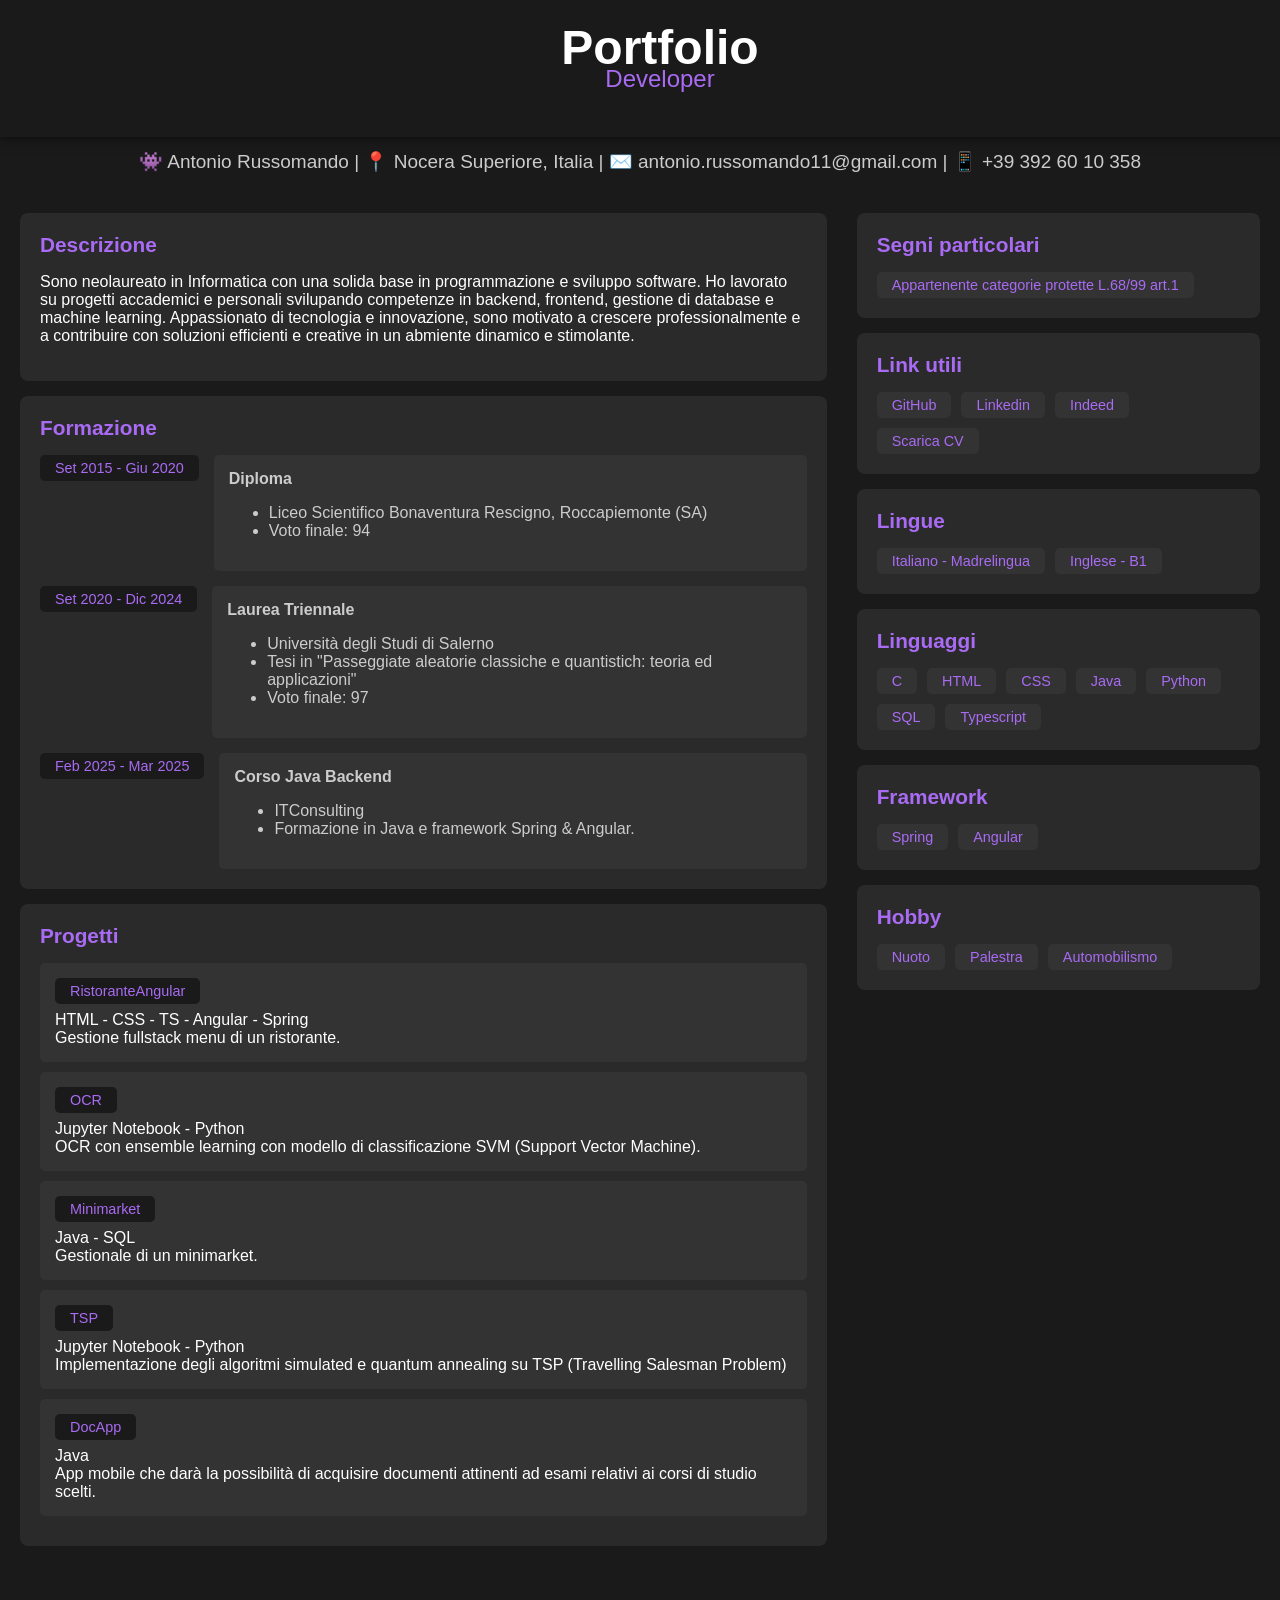
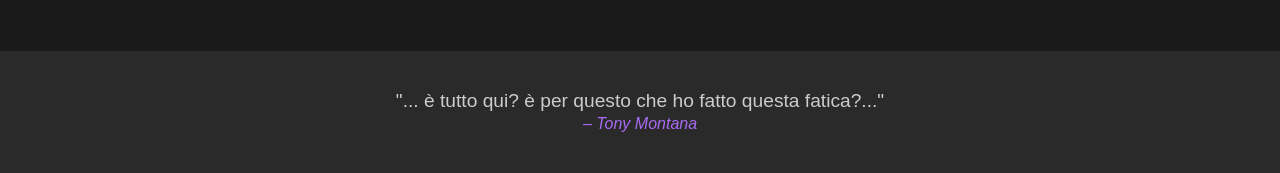
<file: portfolio/index.html>
<!DOCTYPE html>
<html lang="en">
  <head>
    <meta charset="UTF-8" />
    <meta name="viewport" content="width=device-width, initial-scale=1.0" />
    <link rel="stylesheet" href="css/zstyle.css" />
    <title>Portfolio</title>
  </head>
  <body>
    <header>
      <h1>Portfolio</h1>
      <p class="subtitle">Developer</p>
    </header>

    <main>
      <div class="contact-info">
        👾 Antonio Russomando | 📍 Nocera Superiore, Italia | ✉️
        antonio.russomando11@gmail.com | 📱 +39 392 60 10 358
      </div>

      <div class="cv-container">
        <!-- Left Side -->
        <div>
          <div class="section">
            <div class="section-title">Descrizione</div>
            <p>
              Sono neolaureato in Informatica con una solida base in
              programmazione e sviluppo software. Ho lavorato su progetti
              accademici e personali svilupando competenze in backend, frontend,
              gestione di database e machine learning. Appassionato di
              tecnologia e innovazione, sono motivato a crescere
              professionalmente e a contribuire con soluzioni efficienti e
              creative in un abmiente dinamico e stimolante.
            </p>
          </div>

          <div class="section">
            <div class="section-title">Formazione</div>
            <div class="timeline">
              <div class="timeline-item">
                <div class="timeline-date">Set 2015 - Giu 2020</div>
                <div class="timeline-content">
                  <strong>Diploma</strong>
                  <ul>
                    <li>
                      Liceo Scientifico Bonaventura Rescigno, Roccapiemonte (SA)
                    </li>
                    <li>Voto finale: 94</li>
                  </ul>
                </div>
              </div>
              <div class="timeline-item">
                <div class="timeline-date">Set 2020 - Dic 2024</div>
                <div class="timeline-content">
                  <strong>Laurea Triennale</strong>
                  <ul>
                    <li>Università degli Studi di Salerno</li>
                    <li>
                      Tesi in "Passeggiate aleatorie classiche e quantistich:
                      teoria ed applicazioni"
                    </li>
                    <li>Voto finale: 97</li>
                  </ul>
                </div>
              </div>
              <div class="timeline-item">
                <div class="timeline-date">Feb 2025 - Mar 2025</div>
                <div class="timeline-content">
                  <strong>Corso Java Backend</strong>
                  <ul>
                    <li>ITConsulting</li>
                    <li>Formazione in Java e framework Spring & Angular.</li>
                  </ul>
                </div>
              </div>
            </div>
          </div>

          <!--Progetti-->
          <div class="section">
            <div class="section-title">Progetti</div>
            <div class="project-item">
              <div class="project-title">
                <a href="https://github.com/ToninoDB/RistoranteAngular"
                  >RistoranteAngular</a
                >
              </div>
              HTML - CSS - TS - Angular - Spring<br />
              Gestione fullstack menu di un ristorante.
            </div>

            <div class="project-item">
              <div class="project-title">
                <a href="https://github.com/ToninoDB/FIA_OCR">OCR</a>
              </div>
              Jupyter Notebook - Python<br />
              OCR con ensemble learning con modello di classificazione SVM
              (Support Vector Machine).
            </div>

            <div class="project-item">
              <div class="project-title">
                <a href="https://github.com/ToninoDB/Minimarket">Minimarket</a>
              </div>
              Java - SQL<br />
              Gestionale di un minimarket.
            </div>

            <div class="project-item">
              <div class="project-title">
                <a href="https://github.com/ToninoDB/TSP">TSP</a>
              </div>
              Jupyter Notebook - Python<br />
              Implementazione degli algoritmi simulated e quantum annealing su
              TSP (Travelling Salesman Problem)
            </div>

            <div class="project-item">
              <div class="project-title">
                <a href="https://github.com/ToninoDB/TSP">DocApp</a>
              </div>
              Java<br />
              App mobile che darà la possibilità di acquisire documenti
              attinenti ad esami relativi ai corsi di studio scelti.
            </div>
          </div>
        </div>

        <!-- Right Side -->
        <div>
          <div class="section">
            <div class="section-title">Segni particolari</div>
            <div class="skills-list">
              <span class="tag"
                >Appartenente categorie protette L.68/99 art.1</span
              >
            </div>
          </div>

          <div class="section">
            <div class="section-title">Link utili</div>
            <div class="languages-list">
              <span class="tag"
                ><a href="https://github.com/ToninoDB">GitHub</a></span
              >
              <span class="tag"><a href="">Linkedin</a></span>
              <span class="tag"
                ><a
                  href="https://profile.indeed.com/?hl=it_IT&co=IT&from=gnav-passport--passport-webapp"
                  >Indeed</a
                ></span
              >
              <span class="tag"
                ><a
                  href="assets/cv/cv-russomando.pdf"
                  download="cv-russomando.pdf"
                  >Scarica CV</a
                ></span
              >
            </div>
          </div>

          <div class="section">
            <div class="section-title">Lingue</div>
            <div class="languages-list">
              <span class="tag">Italiano - Madrelingua</span>
              <span class="tag">Inglese - B1</span>
            </div>
          </div>

          <div class="section">
            <div class="section-title">Linguaggi</div>
            <div class="skills-list">
              <span class="tag">C</span>
              <span class="tag">HTML</span>
              <span class="tag">CSS</span>
              <span class="tag">Java</span>
              <span class="tag">Python</span>
              <span class="tag">SQL</span>
              <span class="tag">Typescript</span>
            </div>
          </div>

          <div class="section">
            <div class="section-title">Framework</div>
            <div class="tools-list">
              <span class="tag">Spring</span>
              <span class="tag">Angular</span>
            </div>
          </div>

          <div class="section">
            <div class="section-title">Hobby</div>
            <div class="skills-list">
              <span class="tag">Nuoto</span>
              <span class="tag">Palestra</span>
              <span class="tag">Automobilismo</span>
            </div>
          </div>
        </div>
      </div>
    </main>

    <footer>
      <blockquote>
        "... è tutto qui? è per questo che ho fatto questa fatica?..."<br />
        <cite>– Tony Montana</cite>
      </blockquote>
    </footer>

    <script src="ts/main.js"></script>
  </body>
</html>
</file>
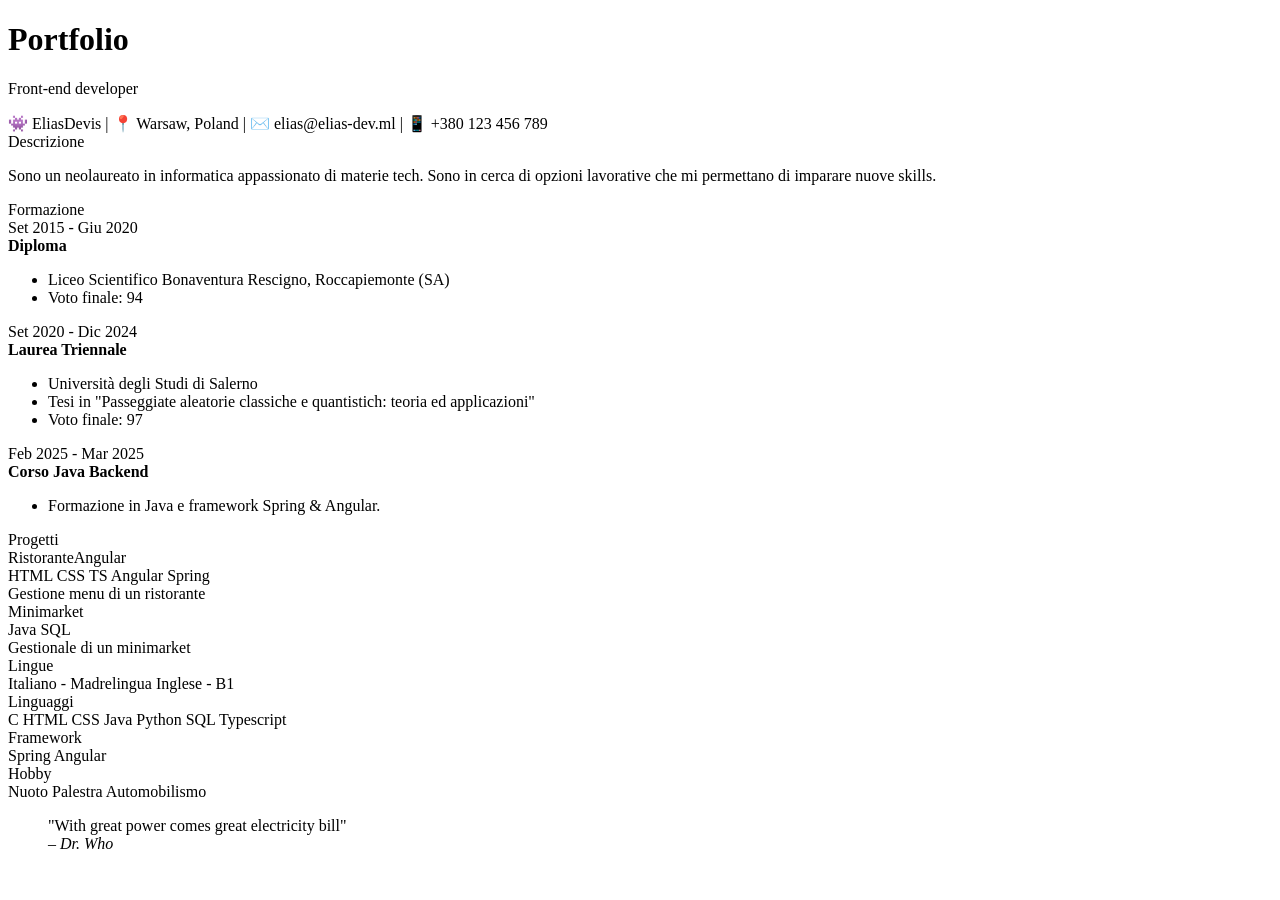
<file: portfolio/gg.html>
<!DOCTYPE html>
<html lang="en">
  <head>
    <meta charset="UTF-8" />
    <meta name="viewport" content="width=device-width, initial-scale=1.0" />
    <title>Portfolio</title>
  </head>
  <body>
    <header>
      <h1>Portfolio</h1>
      <p class="subtitle">Front-end developer</p>
    </header>

    <main>
      <div class="contact-info">
        👾 EliasDevis | 📍 Warsaw, Poland | ✉️ elias@elias-dev.ml | 📱 +380 123
        456 789
      </div>

      <div class="cv-container">
        <!-- Left Side -->
        <div>
          <div class="section">
            <div class="section-title">Descrizione</div>
            <p>
              Sono un neolaureato in informatica appassionato di materie tech.
              Sono in cerca di opzioni lavorative che mi permettano di imparare
              nuove skills.
            </p>
          </div>

          <div class="section">
            <div class="section-title">Formazione</div>
            <div class="timeline">
              <div class="timeline-item">
                <div class="timeline-date">Set 2015 - Giu 2020</div>
                <div class="timeline-content">
                  <strong>Diploma</strong>
                  <ul>
                    <li>
                      Liceo Scientifico Bonaventura Rescigno, Roccapiemonte (SA)
                    </li>
                    <li>Voto finale: 94</li>
                  </ul>
                </div>
              </div>
              <div class="timeline-item">
                <div class="timeline-date">Set 2020 - Dic 2024</div>
                <div class="timeline-content">
                  <strong>Laurea Triennale</strong>
                  <ul>
                    <li>Università degli Studi di Salerno</li>
                    <li>
                      Tesi in "Passeggiate aleatorie classiche e quantistich:
                      teoria ed applicazioni"
                    </li>
                    <li>Voto finale: 97</li>
                  </ul>
                </div>
              </div>
              <div class="timeline-item">
                <div class="timeline-date">Feb 2025 - Mar 2025</div>
                <div class="timeline-content">
                  <strong>Corso Java Backend</strong>
                  <ul>
                    <li>Formazione in Java e framework Spring & Angular.</li>
                  </ul>
                </div>
              </div>
            </div>
          </div>

          <div class="section">
            <div class="section-title">Progetti</div>
            <div class="project-item">
              <div class="project-title">RistoranteAngular</div>
              HTML CSS TS Angular Spring<br />
              Gestione menu di un ristorante
            </div>
            <div class="project-item">
              <div class="project-title">Minimarket</div>
              Java SQL<br />
              Gestionale di un minimarket
            </div>
          </div>
        </div>

        <!-- Right Side -->
        <div>
          <div class="section">
            <div class="section-title">Lingue</div>
            <div class="languages-list">
              <span class="tag">Italiano - Madrelingua</span>
              <span class="tag">Inglese - B1</span>
            </div>
          </div>

          <div class="section">
            <div class="section-title">Linguaggi</div>
            <div class="skills-list">
              <span class="tag">C</span>
              <span class="tag">HTML</span>
              <span class="tag">CSS</span>
              <span class="tag">Java</span>
              <span class="tag">Python</span>
              <span class="tag">SQL</span>
              <span class="tag">Typescript</span>
            </div>
          </div>

          <div class="section">
            <div class="section-title">Framework</div>
            <div class="tools-list">
              <span class="tag">Spring</span>
              <span class="tag">Angular</span>
            </div>
          </div>

          <div class="section">
            <div class="section-title">Hobby</div>
            <div class="skills-list">
              <span class="tag">Nuoto</span>
              <span class="tag">Palestra</span>
              <span class="tag">Automobilismo</span>
            </div>
          </div>
        </div>
      </div>
    </main>

    <footer>
      <blockquote>
        "With great power comes great electricity bill"<br />
        <cite>– Dr. Who</cite>
      </blockquote>
    </footer>

    <script src="ts/main.js"></script>
  </body>
</html>
</file>
<file: portfolio/css/zstyle.css>
body {
  font-family: Arial, sans-serif;
  background-color: #1a1a1a;
  color: #ffffff;
  margin: 0;
  padding: 0;
  box-sizing: border-box;
  overflow-x: hidden;
  scroll-behavior: smooth;
}

header {
  text-align: center;
  padding: 20px;
  opacity: 0;
  transform: translateY(-20px);
  transition: opacity 0.6s ease, transform 0.6s ease, background-color 0.3s ease;
  position: fixed;
  top: 0;
  left: 0;
  width: 100%;
  background-color: #1a1a1a;
  z-index: 1000;
  box-shadow: 0 2px 10px rgba(0, 0, 0, 0.5);
}

header.scrolled {
  background-color: #2a2a2a;
  box-shadow: 0 2px 10px rgba(0, 0, 0, 0.8);
}

h1 {
  font-size: 3rem;
  color: #ffffff;
  margin: 0;
}

.subtitle {
  color: #a96bf3;
  font-size: 1.5rem;
  margin-top: -10px;
}

main {
  padding-top: 120px; /* Spazio per evitare sovrapposizione con header */
}

.contact-info {
  margin-top: 30px;
  font-size: 19px;
  color: #ccc;
  text-align: center;
}

.cv-container {
  display: grid;
  grid-template-columns: 2fr 1fr;
  gap: 30px;
  padding: 40px 20px;
  opacity: 0;
  transform: translateY(20px);
  transition: opacity 0.6s ease, transform 0.6s ease;
}

.section {
  background-color: #2a2a2a;
  padding: 20px;
  border-radius: 8px;
  margin-bottom: 15px;
  transition: transform 0.3s ease;
}

.section:hover {
  transform: translateY(-5px);
}

.section-title {
  font-size: 1.3rem;
  color: #a96bf3;
  margin-bottom: 15px;
  font-weight: bold;
}

.timeline {
  display: flex;
  flex-direction: column;
  gap: 15px;
}

.timeline-item {
  display: flex;
  gap: 15px;
  align-items: flex-start;
  opacity: 0;
  transform: translateX(-30px);
  transition: opacity 0.5s ease, transform 0.5s ease;
}

.timeline-date {
  background-color: #1a1a1a;
  padding: 5px 15px;
  border-radius: 5px;
  color: #a96bf3;
  font-size: 0.9rem;
  white-space: nowrap;
}

.timeline-content {
  background-color: #333;
  padding: 15px;
  border-radius: 5px;
  color: #ccc;
  flex: 1;
}

.skills-list,
.tools-list,
.languages-list {
  display: flex;
  flex-wrap: wrap;
  gap: 10px;
  font-size: 0.9rem;
}

.tag {
  background-color: #333;
  padding: 5px 15px;
  border-radius: 5px;
  color: #a96bf3;
  transition: background-color 0.3s ease;
  cursor: pointer;
}

.tag:hover {
  background-color: #a96bf3;
  color: #fff;
}

.project-item {
  margin-bottom: 10px;
  background-color: #333;
  padding: 15px;
  border-radius: 5px;
  transition: transform 0.3s ease;
  cursor: pointer;
}

.project-item:hover {
  transform: translateY(-5px);
}

footer {
  text-align: center;
  margin-top: 50px;
  padding: 20px;
  background-color: #2a2a2a;
  opacity: 0;
  transform: translateY(20px);
  transition: opacity 0.6s ease, transform 0.6s ease;
}

blockquote {
  font-size: 1.2rem;
  color: #ccc;
}

cite {
  font-size: 1rem;
  color: #a96bf3;
}

.project-title {
  width: fit-content;
  background-color: #1a1a1a;
  padding: 5px 15px;
  border-radius: 5px;
  color: #a96bf3;
  font-size: 0.9rem;
  white-space: nowrap;
  margin-bottom: 7px;
  transition: background-color 0.3s ease;
}

.project-title:hover {
  background-color: #a96bf3;
  color: #fff;
}

a {
  text-decoration: none;
  color: #a96bf3;
}

a:hover {
  color: #fff;
}
</file>
